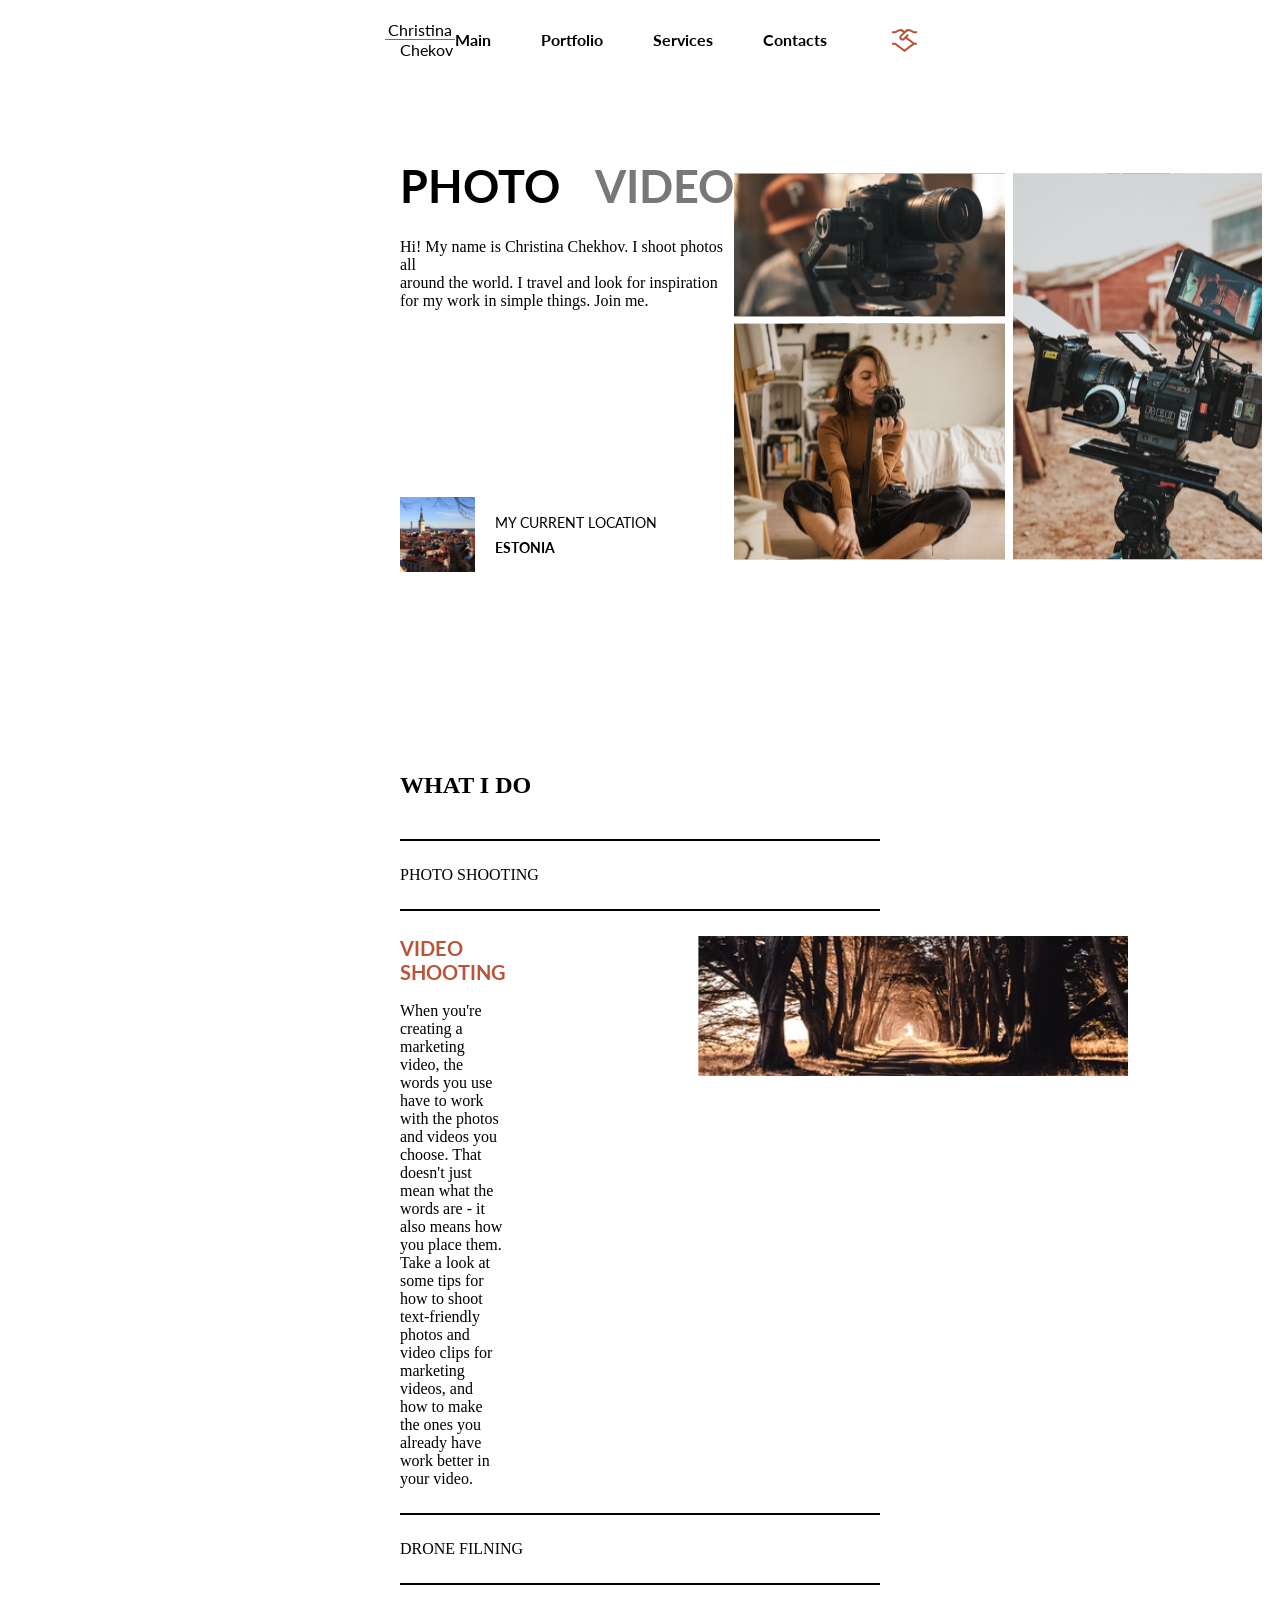
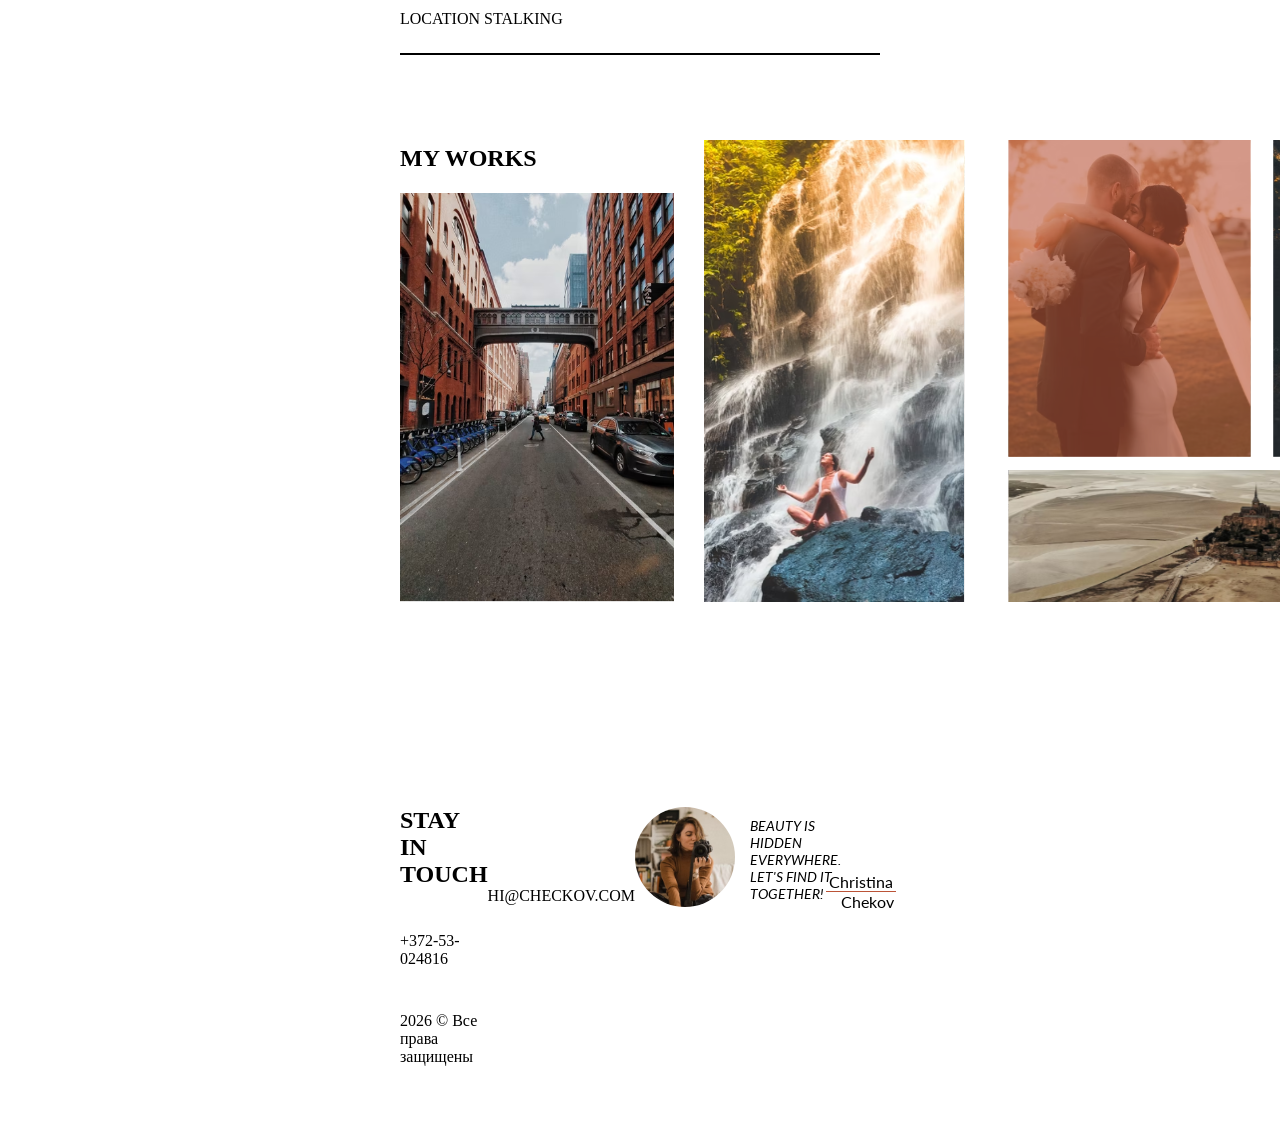
<file: first landing page/index.html>
<!DOCTYPE html>
<html lang="en">

<head>
    <meta charset="UTF-8">
    <meta name="viewport" content="width=device-width, initial-scale=1.0">
    <title>1 of my days</title>
    <link rel="stylesheet" href="style.css">
</head>

<body>
    <header class="head-container">
        <div class="head-logo">
            <a style="font-weight: 400;" href="/"><span>Christina</span>
                <hr>Chekov
            </a>
        </div>
        <nav>
            <div class="head-ul">
                <ul>
                    <li><a href="/">Main</a></li>
                    <li><a href="/">Portfolio</a></li>
                    <li><a href="/">Services</a></li>
                    <li><a href="/">Contacts</a></li>
                </ul>
                <img src="images/handshake 1.svg" alt="лого">
            </div>
        </nav>
    </header>
    <main>

        <section class="about-container">
            <div class="about-block">
                <div class="about-heading">
                    <p>PHOTO</p>
                    <p style="color: #797777;">VIDEO</p>
                </div>
                <div class="about-description">
                    <p>Hi! My name is Christina Chekhov. I shoot photos all <br> around the world. I travel and look for
                        inspiration<br> for my work in simple things. Join me.</p>
                </div>
                <div class="about-footer">
                    <img src="images/image 4.svg" alt="" height="75">
                    <div class="about-footer--text">
                        <p style="font-weight: 400;">MY CURRENT LOCATION</p>
                        <p>ESTONIA</p>
                    </div>
                </div>
            </div>
            <img src="images/Frame 7.svg" alt="">
        </section>

        <section class="hobby-container">
            <h2>WHAT I DO</h2>
            <hr>
            <p>PHOTO SHOOTING</p>
            <hr>
            <div class="hobby-paragraph">
                <div class="hobby-paragraph-text">
                    <h3>VIDEO SHOOTING</h3><br>
                    <p>When you're creating a marketing video, the words you use have to work <br>
                        with the photos and videos you choose. That doesn't just mean what the <br>
                        words are - it also means how you place them. Take a look at some tips for <br>
                        how to shoot text-friendly photos and video clips for marketing videos, and <br>
                        how to make the ones you already have work better in your video.</p>
                </div>
                <img src="images/image 7.svg" alt="" height="140">
            </div>
            <hr>
            <p>DRONE FILNING</p>
            <hr>
            <p>LOCATION STALKING</p>
            <hr>
        </section>

        <section class="works">
            <div class="works-left-block">
                <h2>MY WORKS</h2><br>
                <img src="images/image 8.svg" alt="">
            </div>
            <img src="images/Group 1.svg" alt="" height="462">
        </section>
    </main>

    <footer>
        <div class="footer-number">
            <h2>STAY IN TOUCH</h2>
            <p style="padding-top: 50%;">+372-53-024816</p>
            <p style="padding-top: 50%;">2026 © Все права защищены</p>
        </div>
        <div class="footer-email">
            <p>HI@CHECKOV.COM</p>
        </div>
        <div class="footer-card">
            <img style="padding-bottom: 200px;" src="images/image 3.svg" alt="" width="100">
            <p>BEAUTY IS HIDDEN EVERYWHERE. <br>
                LET'S FIND IT TOGETHER!
            </p>
            <div class="head-logo">
                <a style="font-weight: 400;" href="/"><span>Christina</span>
                    <hr>Chekov
                </a>
            </div>
        </div>

    </footer>
</body>

</html>
</file>
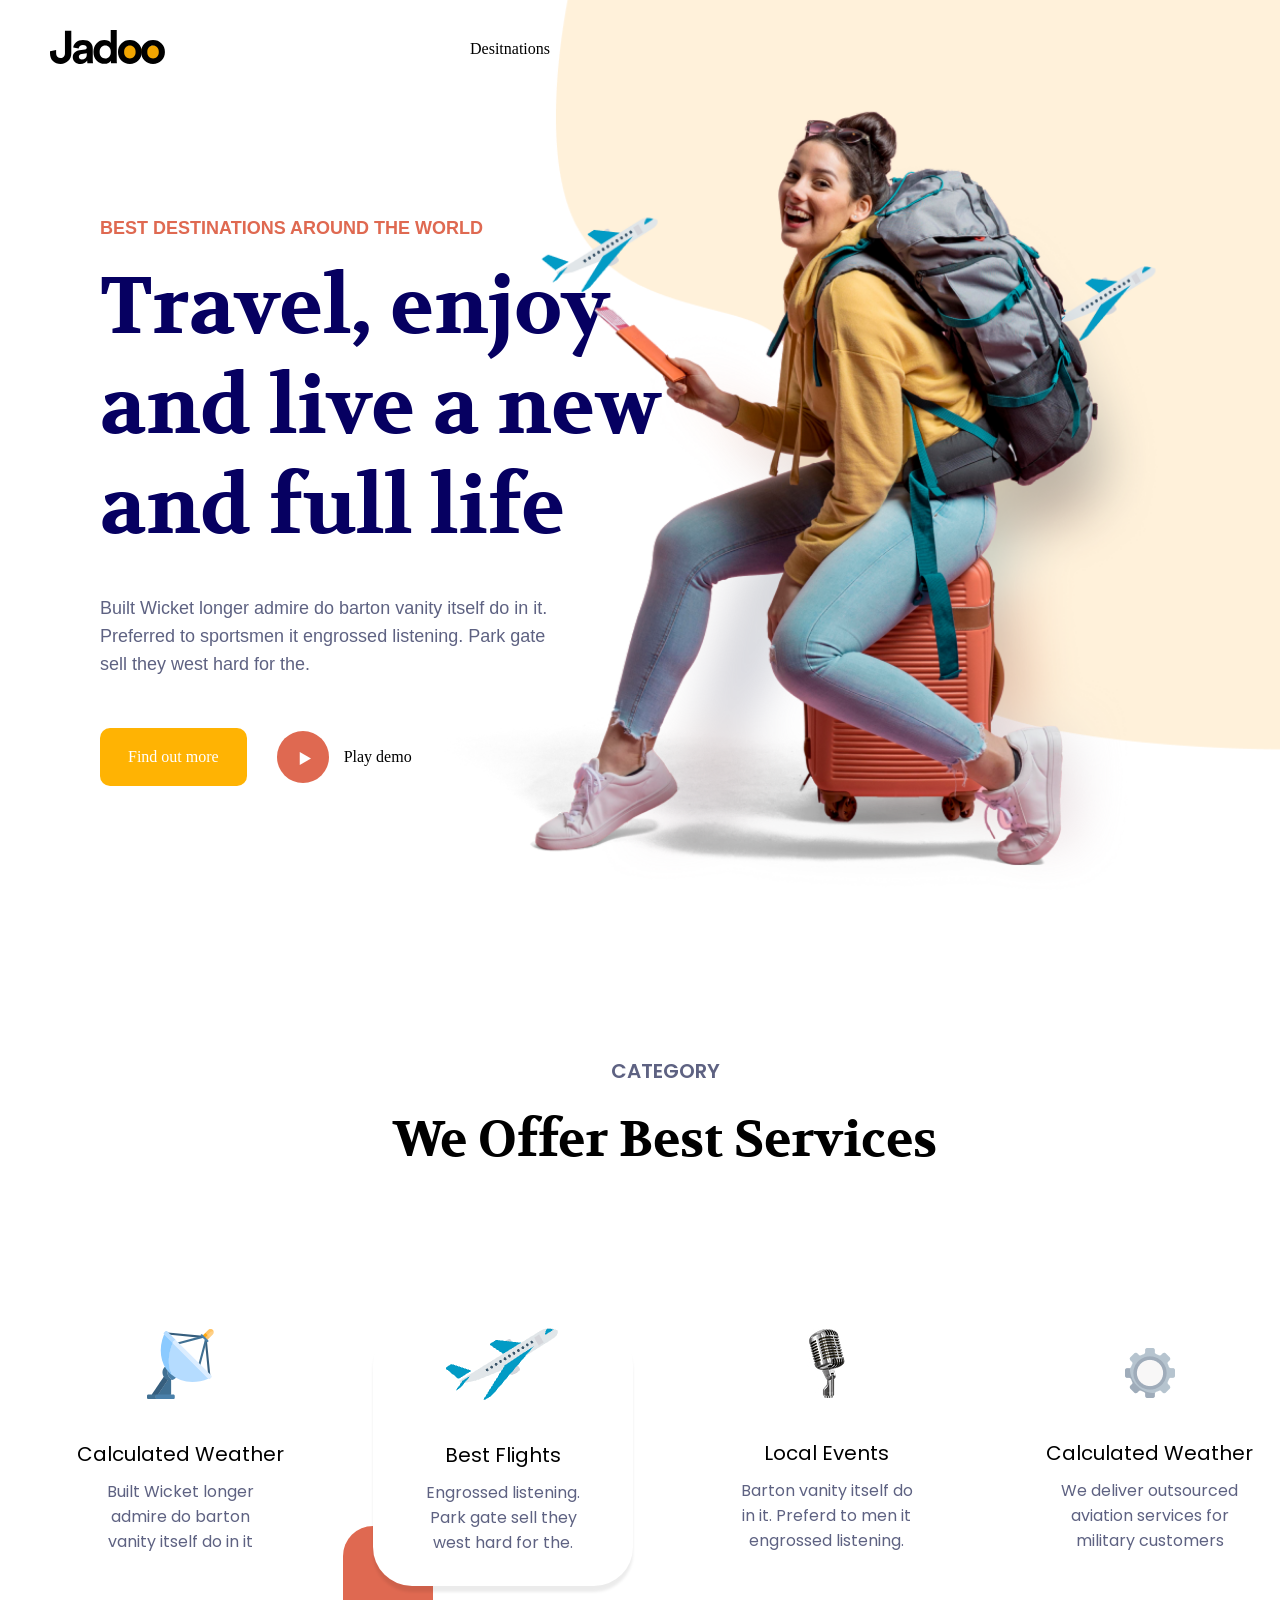
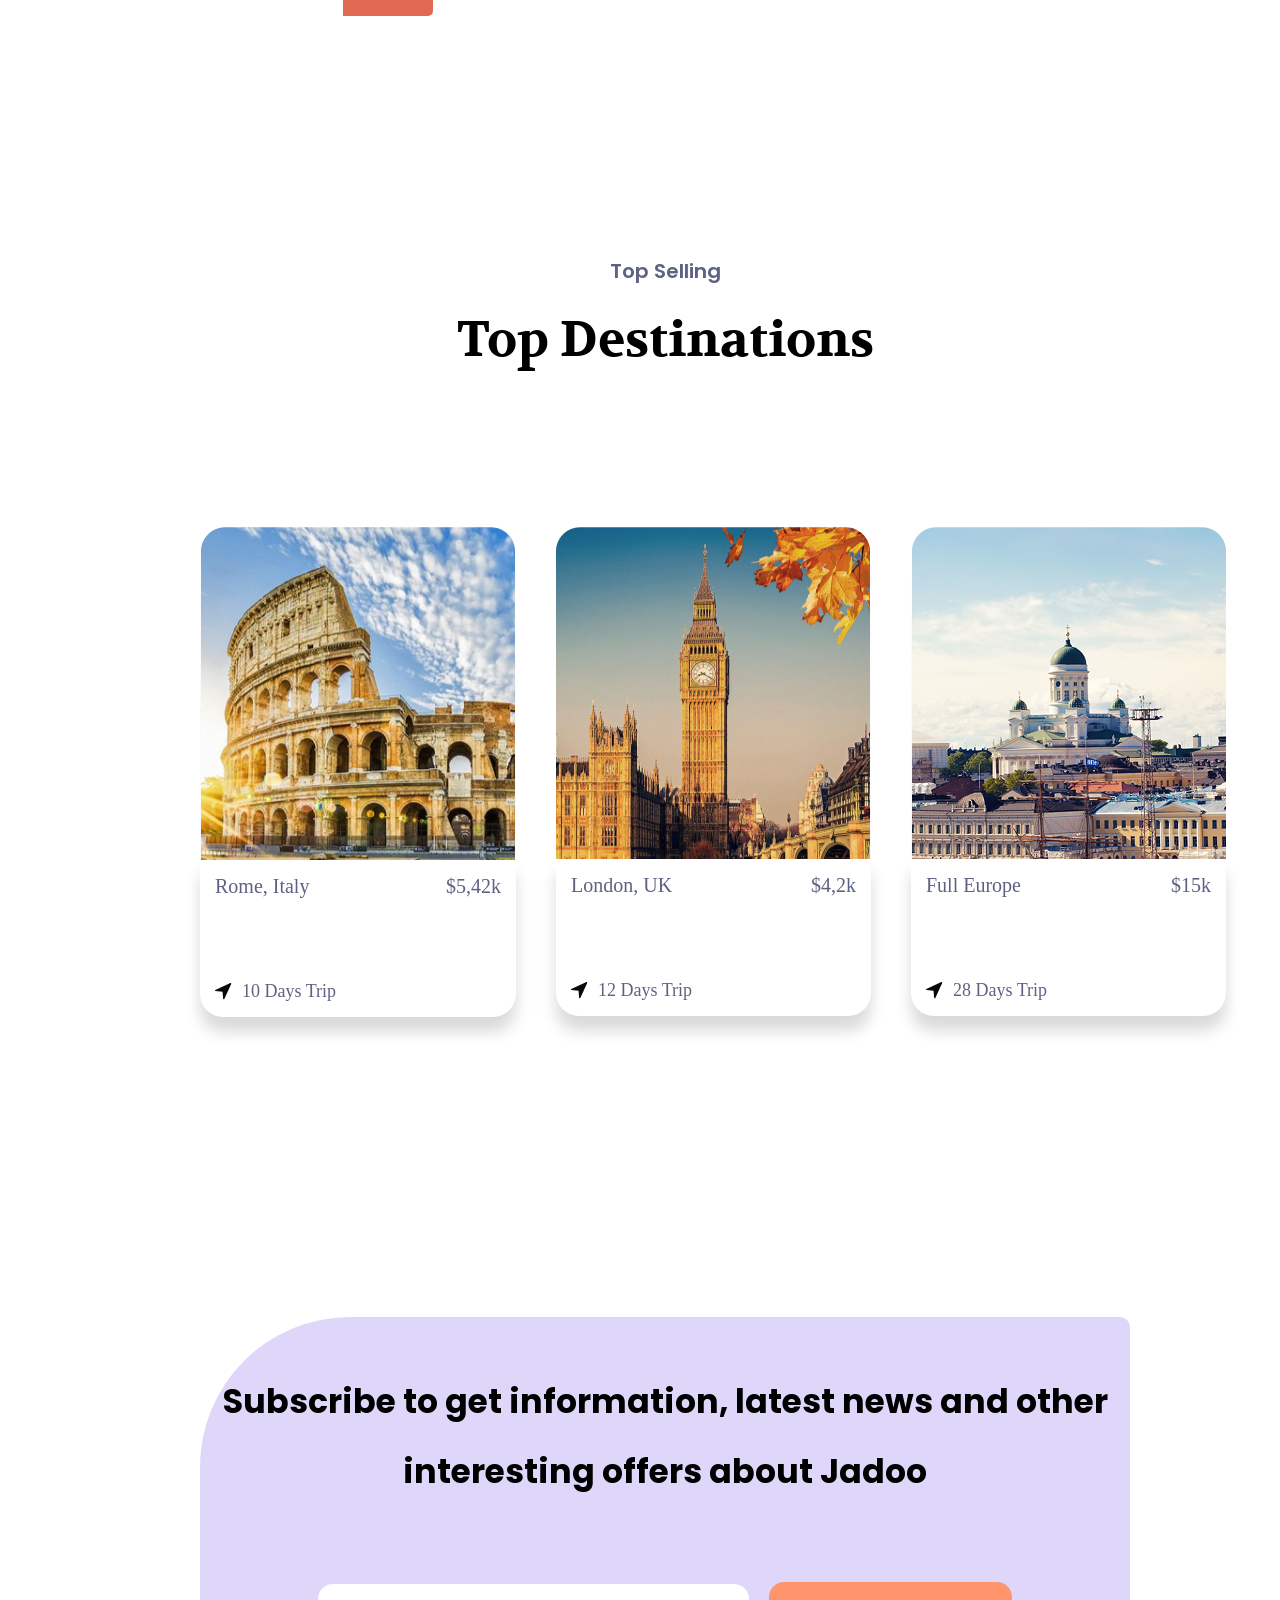
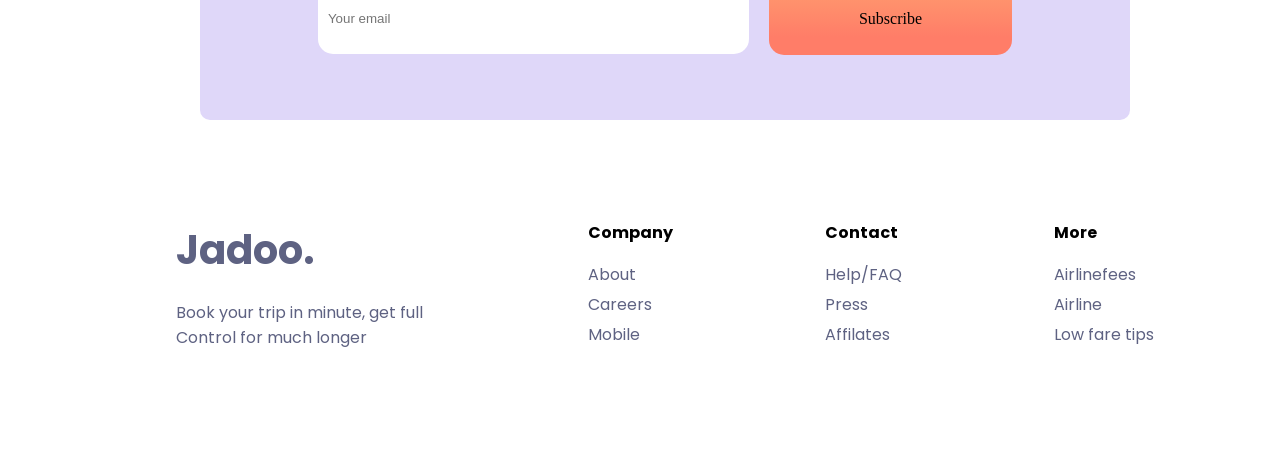
<file: Landing page 2/index.html>
<!DOCTYPE html>
<html lang="en">

<head>
    <meta charset="UTF-8">
    <meta name="viewport" content="width=device-width, initial-scale=1.0">
    <title>Document</title>
    <link rel="stylesheet" href="style.css">
</head>

<body>
    <header>
        <div>
            <a href=""><img src="images/Logo.svg" alt=""></a>
        </div>
        <nav>
            <ul>
                <li><a href="">Desitnations</a></li>
                <li><a href="">Hotels</a></li>
            </ul>
        </nav>
    </header>
    <main>
        <section class="top-about">
            <div class="header-second-image">
                <img src="images/image1.png" alt="" width="900" height="900">
            </div>
            <div class="top-about-block">
                <p class="top-about-label">BEST DESTINATIONS AROUND THE WORLD</p>
                <h1 class="top-about-heading">Travel, enjoy and live a new and full life</h1>
                <p class="top-about-text">Built Wicket longer admire do barton vanity itself do in it. Preferred to
                    sportsmen it engrossed listening. Park gate sell they west hard for the.</p>
            </div>
            <div class="buttons">
                <a class="button-find" href="">
                    Find out more
                </a>
                <a class="button-play" href="">
                    <img src="images/Play button.svg" alt="">Play demo
                </a>
            </div>
        </section>

        <section class="category">
            <div class="category-info">
                <div class="category-head">
                    <p>CATEGORY</p>
                    <h2>We Offer Best Services</h3>
                </div>
                <div class="category-cards">
                    <!-- margin Для того что бы выровнять картинки т.к. белый фон у всех разный -->
                    <div class="category-cards-block">
                        <img style="margin-top: 3px;" src="images/category-cards/card1.svg" alt="">
                        <p>Calculated Weather</p>
                        <p>Built Wicket longer admire do barton vanity itself do in it</p>
                    </div>
                    <div class="card-wrap">
                        <div class="category-cards-block">
                            <img src="images/category-cards/card2.png" alt="">
                            <p>Best Flights</p>
                            <p>Engrossed listening. Park gate sell they west hard for the.</p>
                        </div>
                        <div class="square"></div>
                    </div>
                    <div class="category-cards-block">
                        <img style="margin-top: 3px;" src="images/category-cards/card3.jpg" alt="">
                        <p>Local Events</p>
                        <p>Barton vanity itself do in it. Preferd to men it engrossed listening. </p>
                    </div>
                    <div class="category-cards-block">
                        <img style="margin-top: 22px;" src="images/category-cards/card4.png" alt="">
                        <p>Calculated Weather</p>
                        <p>We deliver outsourced aviation services for military customers</p>
                    </div>
                </div>
            </div>
        </section>

        <section class="category">
            <div class="category-head">
                <p>Top Selling</p>
                <h2>Top Destinations</h3>
            </div>
            <div class="category-cards">
                <div style="margin-left: 150px;" class="selling-cards-block">
                    <img src="images/selling-cards/card1.jpg" alt="">
                    <div class="selling-cards-text">
                        <div class="selling-cards-text-price">
                            <p>Rome, Italy</p>
                            <p>$5,42k</p>
                        </div>
                        <div class="selling-cards-text-time">
                            <img src="images/selling-cards/Navigation.svg" alt="">
                            <p>10 Days Trip</p>
                        </div>
                    </div>
                </div>
                <div class="selling-cards-block">
                    <img src="images/selling-cards/card2.jpg" alt="">
                    <div class="selling-cards-text">
                        <div class="selling-cards-text-price">
                            <p>London, UK</p>
                            <p>$4,2k</p>
                        </div>
                        <div class="selling-cards-text-time">
                            <img src="images/selling-cards/Navigation.svg" alt="">
                            <p>12 Days Trip</p>
                        </div>
                    </div>
                </div>
                <div style="margin-right: 150px;" class="selling-cards-block">
                    <img src="images/selling-cards/card3.jpg" alt="">
                    <div class="selling-cards-text">
                        <div class="selling-cards-text-price">
                            <p>Full Europe</p>
                            <p>$15k</p>
                        </div>
                        <div class="selling-cards-text-time">
                            <img src="images/selling-cards/Navigation.svg" alt="">
                            <p>28 Days Trip</p>
                        </div>
                    </div>
                </div>
            </div>
        </section>
        <section class="subscribe">
            <div class="email-enter">
                <h3>Subscribe to get information, latest news and other interesting offers about Jadoo</h3>
                <div class="email-send">
                    <input style="padding-left: 10px;" type="email" placeholder="Your email">
                    <a href="">Subscribe</a>
                </div>
            </div>
        </section>
        <footer>
            <div class="footer-info">
                <div class="footer-info-logo">
                    <h2>Jadoo.</h2>
                    <p>Book your trip in minute, get full Control for much longer</p>
                </div>
                <div class="footer-info-block">
                    <p>Company</p>
                    <ul>
                        <li><a href="">About</a></li>
                        <li><a href="">Careers</a></li>
                        <li><a href="">Mobile</a></li>
                    </ul>
                </div>
                <div class="footer-info-block">
                    <p>Contact</p>
                    <ul>
                        <li><a href="">Help/FAQ</a></li>
                        <li><a href="">Press</a></li>
                        <li><a href="">Affilates</a></li>
                    </ul>
                </div>
                <div class="footer-info-block">
                    <p>More</p>
                    <ul>
                        <li><a href="">Airlinefees</a></li>
                        <li><a href="">Airline</a></li>
                        <li><a href="">Low fare tips</a></li>
                    </ul>
                </div>
            </div>
        </footer>
    </main>
</body>

</html>
</file>
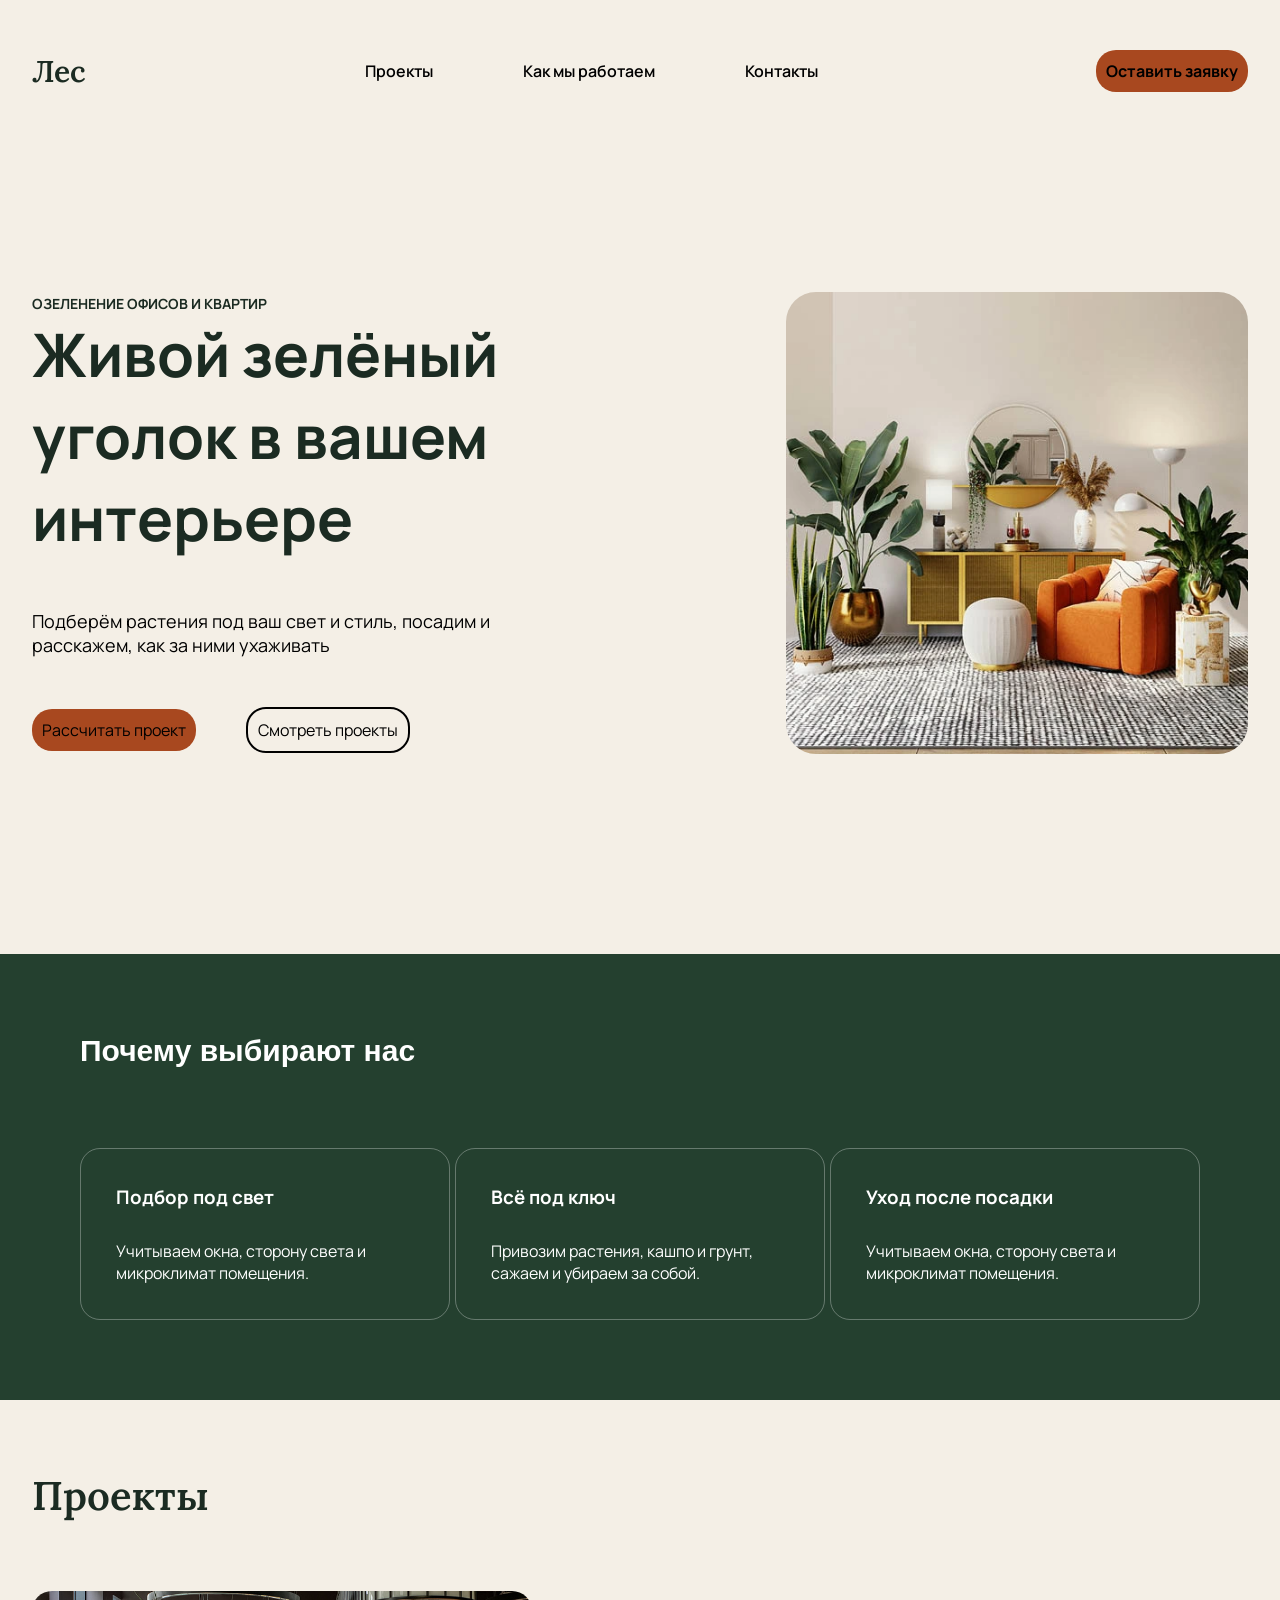
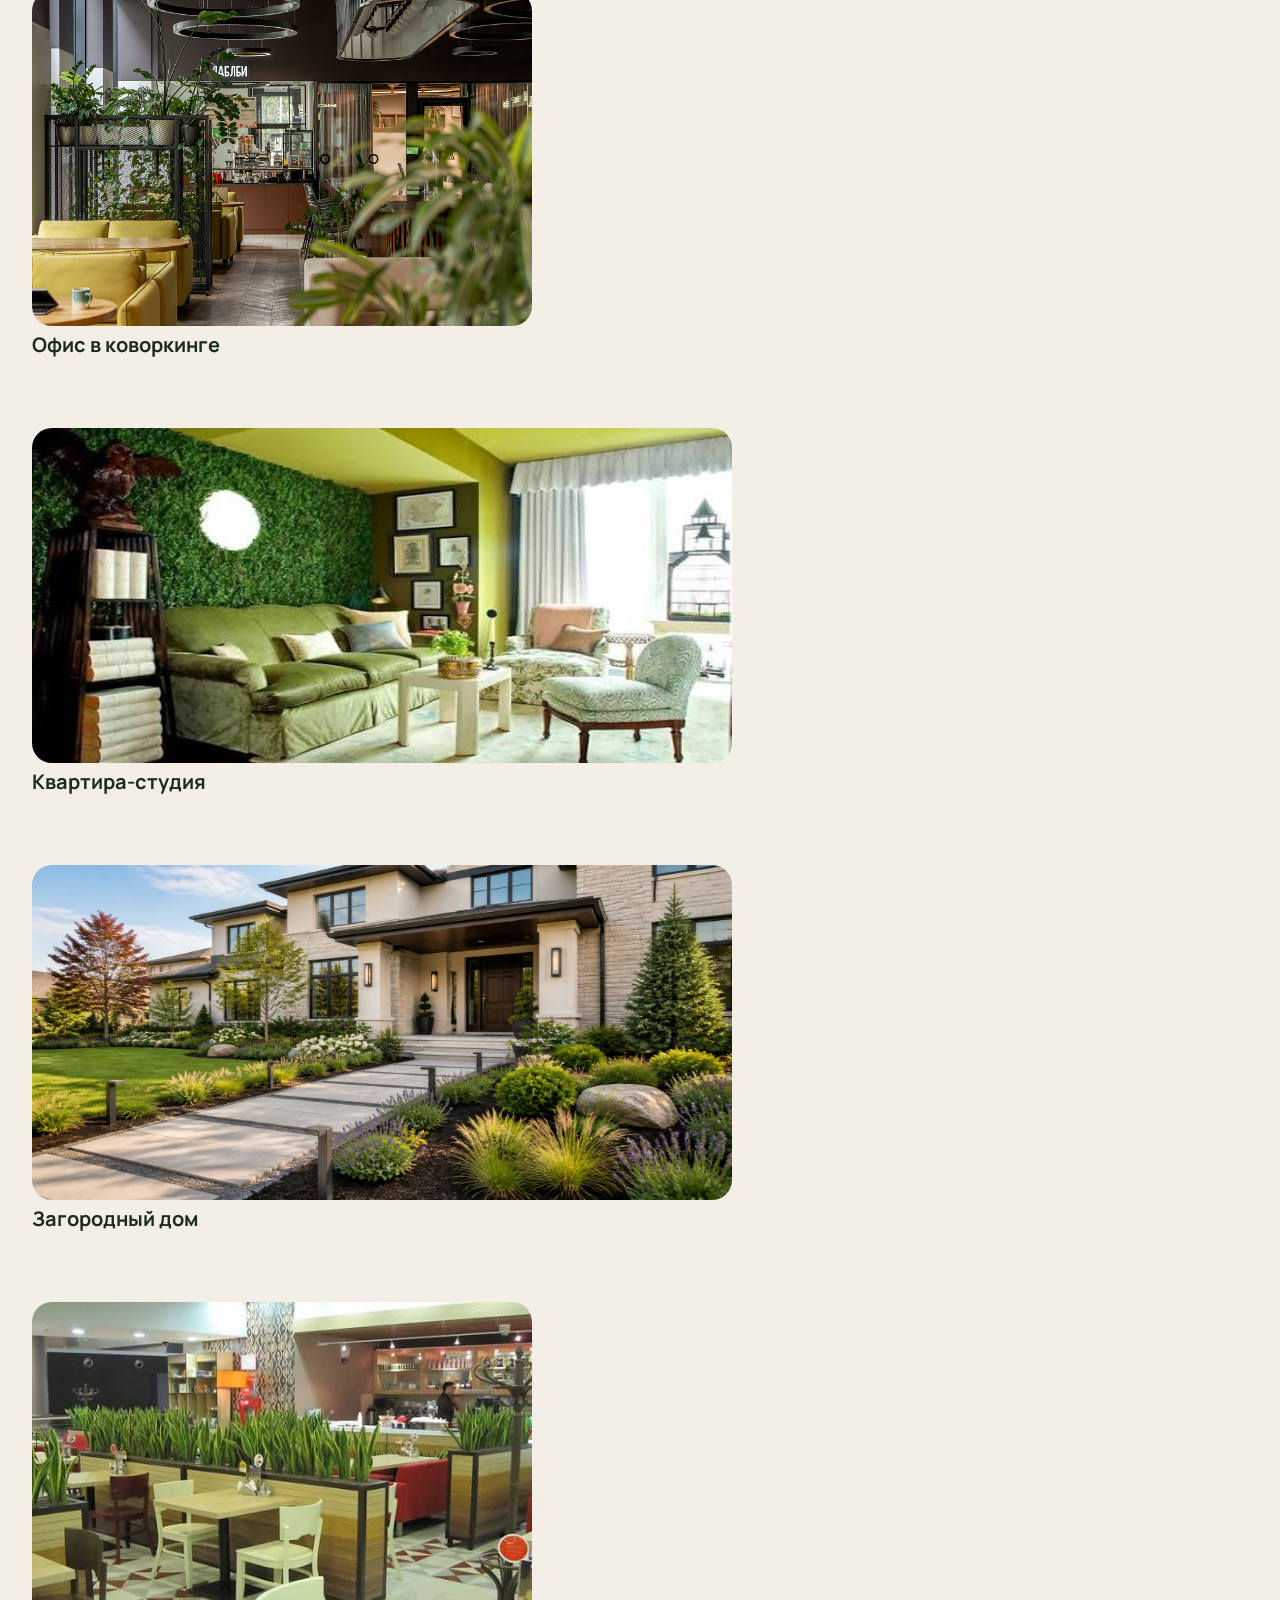
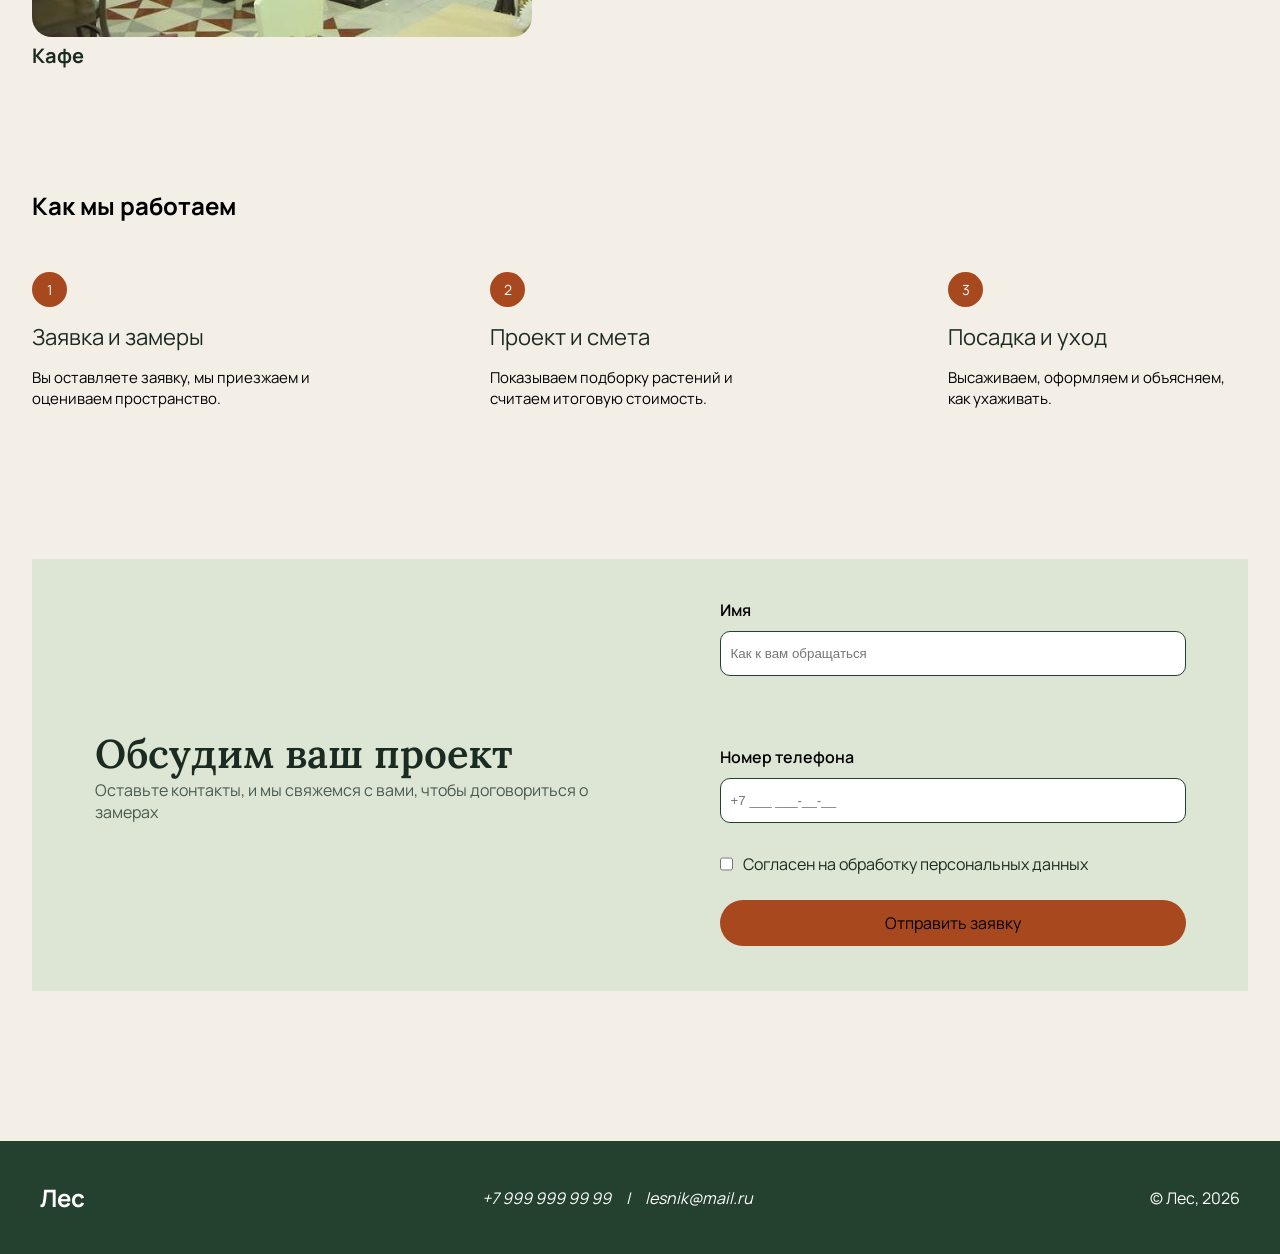
<file: Landing page 3/index.html>
<!DOCTYPE html>
<html lang="en">

<head>
    <meta charset="UTF-8">
    <meta name="viewport" content="width=device-width, initial-scale=1.0">
    <title>Document</title>
    <link rel="stylesheet" href="style.css">
</head>

<body>
    <header>
        <div class="header background">
            <p>Лес</p>
            <nav>
                <ul>
                    <li><a href="">Проекты</a></li>
                    <li><a href="">Как мы работаем</a></li>
                    <li><a href="">Контакты</a></li>
                </ul>
            </nav>
            <p><a href="">Оставить заявку</a></p>
        </div>
    </header>
    <main>
        <section class="hero background">
            <div class="hero__block">
                <div>
                    <div class="hero__container">
                        <p class="hero__subtitle">ОЗЕЛЕНЕНИЕ ОФИСОВ И КВАРТИР</p>
                        <h1 class="hero__title">Живой зелёный уголок в вашем интерьере</h1>
                        <p class="hero__description">Подберём растения под ваш свет и стиль, посадим и расскажем, как за
                            ними
                            ухаживать</p>
                    </div>
                    <div class="hero__buttons">
                        <ul>
                            <li><a href="">Рассчитать проект</a></li>
                            <li><a href="">Смотреть проекты</a></li>
                        </ul>
                    </div>
                </div>
                <img src="images/hero_image.jpeg" alt="" width="38%">
            </div>
        </section>

        <section class="about">
            <div class="about_container">
                <h2>Почему выбирают нас</h2>
                <div class="about_cards">
                    <div class="about_card">
                        <h3>Подбор под свет</h3>
                        <p>Учитываем окна, сторону света и микроклимат помещения.</p>
                    </div>
                    <div class="about_card">
                        <h3>Всё под ключ</h3>
                        <p>Привозим растения, кашпо и грунт, сажаем и убираем за собой.</p>
                    </div>
                    <div class="about_card">
                        <h3>Уход после посадки</h3>
                        <p>Учитываем окна, сторону света и микроклимат помещения.</p>
                    </div>
                </div>
            </div>
        </section>

        <section class="projects background">
            <h2>Проекты</h2>
            <div class="projects_preview">
                <figure>
                    <img src="images/koworking.jpg" alt="" width="500" height="335">
                    <figcaption>
                        Офис в коворкинге
                    </figcaption>
                </figure>
                <figure>
                    <img src="images/studio.jpeg" alt="" width="700" height="335">
                    <figcaption>
                        Квартира-студия
                    </figcaption>
                </figure>
                <figure>
                    <img src="images/home.jpeg" alt="" width="700" height="335">
                    <figcaption>
                        Загородный дом
                    </figcaption>
                </figure>
                <figure>
                    <img src="images/cafe.jpg" alt="" width="500" height="335">
                    <figcaption>
                        Кафе
                    </figcaption>
                </figure>
            </div>
        </section>

        <section class="working background">
            <h2>Как мы работаем</h2>
            <div class="working_cards">
                <div class="work_card">
                    <p class="work_card_number">1</p>
                    <p class="work_card_titul">Заявка и замеры</p>
                    <p class="work_card_description">Вы оставляете заявку, мы приезжаем и оцениваем пространство.</p>
                </div>
                <div class="work_card">
                    <p class="work_card_number">2</p>
                    <p class="work_card_titul">Проект и смета</p>
                    <p class="work_card_description">Показываем подборку растений и считаем итоговую стоимость.
                    </p>
                </div>
                <div class="work_card">
                    <p class="work_card_number">3</p>
                    <p class="work_card_titul">Посадка и уход</p>
                    <p class="work_card_description">Высаживаем, оформляем и объясняем, как ухаживать.</p>
                </div>
            </div>
        </section>

        <section id="your_project" class="background">
            <div class="send_your_project">
                <div class="send_your_project_info">
                    <h2>Обсудим ваш проект</h2>
                    <p>Оставьте контакты, и мы свяжемся с вами, чтобы договориться о замерах</p>
                </div>
                <form action="#your_project">
                    <div class="send_your_project_contact">
                        <div class="send_your_project_contact_form">
                            <label for="name">Имя</label>
                            <input type="text" id="name" placeholder="Как к вам обращаться">
                        </div>
                        <div class="send_your_project_contact_form">
                            <label for="phone">Номер телефона</label>
                            <input type="tel" id="phone" placeholder="+7 ___ ___-__-__">
                        </div>
                    </div>
                    <div class="send_your_project_contact_check">
                        <input type="checkbox" id="agree">
                        <label for="agree">Согласен на обработку персональных данных</label>
                    </div>
                    <a>Отправить заявку</a>
                </form>
            </div>
        </section>

        <footer>
            <div>
                <h2>Лес</h2>
                <address>
                    <a href="">+7 999 999 99 99</a>
                    <p>|</p>
                    <a href="">lesnik@mail.ru</a>
                </address>
                <p>© Лес, 2026</p>
            </div>
        </footer>
    </main>
</body>

</html>
</file>
<file: first landing page/style.css>
@import url('https://fonts.googleapis.com/css2?family=Lato:ital,wght@0,100;0,300;0,400;0,700;0,900;1,100;1,300;1,400;1,700;1,900&display=swap');


:root {
    --text-color: black;
}

* {
    margin: 0;
    padding: 0;
}

body {
    margin: 20px 400px;
}

header hr {
    border: none;
    background-color: #BB5337;
    height: 1px;
    width: 70px;
    margin-left: -15px;
}

header span {
    margin-left: -12px;
}

a {
    text-decoration: none;
    color: var(--text-color);
}

header ul a:hover {
    color: crimson;
}

nav ul {
    list-style: none;
    display: flex;
    gap: 50px;

}

.head-container {
    display: flex;
    justify-content: space-between;
    align-items: center;
    margin-bottom: 100px;
    font-family: 'Lato', sans-serif;
    font-weight: 700;
}


.head-ul {
    display: flex;
    align-items: center;
    gap: 65px;
}

.about-container {
    justify-content: space-between;
    display: flex;
}

.about-heading {
    display: flex;
    gap: 35px;
    margin-bottom: 25px;
    font-family: 'Lato', sans-serif;
    font-weight: 700;
    font-size: 45px;
}

.about-footer {
    display: flex;
    align-items: center;
    gap: 20px;
    margin-top: 187px;
}

.about-footer--text {
    line-height: 25px;
    font-family: 'Lato', sans-serif;
    font-weight: 700;
    font-size: 14px;
}

.hobby-container {
    padding-top: 200px;
}

.hobby-container h2 {
    margin-bottom: 40px;
}

.hobby-container hr {
    border: none;
    border-top: 2px solid black;
    margin-top: 25px;
    margin-bottom: 25px;
}

.hobby-container h3 {
    color: #BB5337;
    font-size: 20px;
    font-family: 'Lato', sans-serif;
}

.hobby-paragraph {
    display: flex;
    gap: 190px;
}

.hobby-paragraph-text p {
    font-size: 16px;
}

.hobby-container hr:last-child {
    margin-bottom: 0px;
}

.works {
    display: flex;
    gap: 30px;
    margin-top: 50px;
}

.works-left-block {
    margin-top: 40px;
}

.works>img {
    margin-top: 35px;
}

.head-logo hr {
    border: none;
    background-color: #BB5337;
    height: 1px;
    width: 70px;
    margin-left: -15px;
}

.head-logo span {
    margin-left: -12px;
}

footer {
    display: flex;
    justify-content: space-between;
    margin-top: 200px;

}

.footer-email {
    padding-top: 80px;
}

.footer-card {
    display: flex;
}

.footer-card p {
    padding-top: 10px;
    padding-left: 15px;
    font-family: 'Lato', sans-serif;
    font-style: italic;
    font-size: 14px;
}

footer .head-logo {
    padding-top: 65px;
    font-family: 'Lato', sans-serif;
}
</file>
<file: Landing page 2/style.css>
@import url('https://fonts.googleapis.com/css2?family=Poppins:ital,wght@0,100;0,200;0,300;0,400;0,500;0,600;0,700;0,800;0,900;1,100;1,200;1,300;1,400;1,500;1,600;1,700;1,800;1,900&display=swap');
            @import url('https://fonts.googleapis.com/css2?family=Volkhov:ital,wght@0,400;0,700;1,400;1,700&display=swap');
            /* :root{
                
            } */

            * {
                margin: 0;
                padding: 0;
            }

            a {
                text-decoration: none;
                color: inherit;
            }

            ul {
                list-style: none;
            }

            body {
                margin-top: 30px;
                margin-left: 50px;
            }

            header {
                display: grid;
                grid-template-columns: repeat(3, 1fr);
                align-items: center;
            }


            .header-second-image {
                position: absolute;
                right: 0;
                top: 0;
            }

            header ul {
                list-style: none;
                display: flex;
                gap: 50px;
                justify-content: left;
            }

            header ul a {
                padding: 10px;
            }

            header ul a:hover {
                color: white;
                background-color: black;
                border: none;
                border-radius: 25px;
            }

            .top-about {
                margin-top: 150px;
                margin-left: 50px;
            }

            .top-about-label {
                color: #DF6951;
                font-weight: 800;
                font-family: "Popins", sans-serif;
                font-size: 18px;
            }

            .top-about-heading {
                max-width: 600px;
                font-family: "Volkhov", sans-serif;
                font-size: 80px;
                font-weight: 700;
                color: #060061;
                padding-top: 20px;
                padding-bottom: 35px;
            }

            .top-about-text {
                font-family: "Popins", sans-serif;
                font-weight: 400;
                color: #5E6282;
                max-width: 450px;
                font-size: 18px;
                line-height: 28px;
                padding-bottom: 50px;
            }

            .buttons {
                display: flex;
                gap: 30px;
                align-items: center;
            }

            .button-find {
                background-color: #ffb303;
                border-color: none;
                border-radius: 10px;
                padding: 20px 28px;
                color: white;
                width: fit-content;
                text-align: center;
                border: none;
            }

            .button-play {
                display: flex;
                align-items: center;
                gap: 15px;
                border: none;
                background: none;
            }

            .category {
                margin-top: 250px;
                text-align: center;
            }

            .category-head p:first-child {
                font-family: "Poppins", sans-serif;
                font-size: 20px;
                color: #5E6282;
                font-weight: 600;
            }

            .category h2 {
                font-family: "Volkhov", sans-serif;
                font-weight: 700;
                font-size: 50px;
            }

            .category-head {
                margin-bottom: 150px;
                line-height: 70px;
            }

            .category-cards {
                display: flex;
                justify-content: space-between;
                gap: 40px;
            }

            .category-cards-block {
                text-align: center;
                line-height: 50px;
                width: 260px;
                height: 260px;
            }

            .category-cards-block p:first-of-type {
                font-family: "Poppins", sans-serif;
                font-size: 20px;
            }

            .category-cards-block p:last-child {
                color: #5E6282;
                font-family: "Poppins", sans-serif;
                line-height: 25px;
                max-width: 220px;
                margin: 0 auto;
                text-wrap: balance;
            }

            .category-cards-block img {
                display: block;
                object-fit: contain;
                margin: 0 auto 30px;
            }


            .card-wrap {
                position: relative;
            }

            .square {
                position: absolute;
                left: -30px;
                bottom: -30px;
                width: 90px;
                height: 90px;
                background: #DF6951;
                border-radius: 30px 0 5px 0;
                z-index: -1;
            }

            .card-wrap .category-cards-block {
                border-radius: 15%;
                box-shadow: 0px 6px 3px rgba(0, 0, 0, 0.08);
                background: white;
                z-index: 1;
            }

            .selling-cards-text {
                background: white;
                position: relative;
                margin-top: -130px;
                border-radius: 0px 0px 23px 23px;
                padding: 15px;
                box-shadow: 0px 15px 15px rgba(0, 0, 0, 0.15);
            }

            .selling-cards-text-price {
                color: #5E6282;
                display: flex;
                font-size: 20px;
                justify-content: space-between;
            }

            .selling-cards-text-time {
                color: #5E6282;
                display: flex;
                padding-top: 83px;
                text-align: start;
                font-size: 18px;
                gap: 10px;
            }

            .subscribe {
                margin-top: 300px;

            }

            .email-enter {
                background-color: #DFD7F9;
                margin: 0 150px;
                text-align: center;
                border-radius: 150px 10px 10px 10px;

            }

            .email-enter h3 {
                font-family: "Poppins", sans-serif;
                line-height: 70px;
                font-size: 33px;
                max-width: 1000px;
                margin: 0 auto;
                padding-top: 50px;
            }

            .email-send {
                margin-top: 75px;
                display: flex;
                align-items: center;
                justify-content: center;
                gap: 20px;
                padding-bottom: 65px;
            }

            .email-enter input {
                width: 421px;
                height: 70px;
                border-radius: 15px;
                border: none;
            }

            .email-enter a {
                background-image: linear-gradient(to bottom, #FF946D 20%, #FF7D68 75%);
                padding: 27.5px 90px;
                border-radius: 15px;
            }

            .footer-info {
                display: flex;
                margin: 100px 50px 100px 50px;
                justify-content: space-around;
            }

            .footer-info-logo {
                display: block;
                max-width: 260px;
                color: #5E6282;
                font-family: "Poppins", sans-serif;

            }

            .footer-info-logo h2 {
                font-size: 40px;
                padding-bottom: 20px;
            }

            .footer-info-block p {
                font-family: "Poppins", sans-serif;
                font-weight: 700;
                padding-bottom: 15px;
            }

            .footer-info-block ul li {
                font-family: "Poppins", sans-serif;
                line-height: 30px;
                color: #5E6282;
            }
</file>
<file: Landing page 3/style.css>
@import url('https://fonts.googleapis.com/css2?family=Lora:ital,wght@0,400..700;1,400..700&family=Manrope:wght@200..800&display=swap');

:root {
    --back-white: #F4EFE6;
    --back-green: #24402F;
    --text-color: #1B2B22;
    --other-color: #A8481F;
    --hover-color: #ff0000;
}

*,
*::before,
*::after {
    margin: 0;
    padding: 0;
    box-sizing: border-box;

}

body {
    font-family: "Manrope", sans-serif;
    background-color: var(--back-white);
}

.background {
    margin: 0 auto;
    padding-inline: 32px;
    max-width: 1400px;
}

ul {
    list-style: none;
}

a {
    text-decoration: none;
    color: inherit;
}

a:hover {
    color: var(--hover-color);
}

.header {
    display: flex;
    justify-content: space-between;
    padding-top: 50px;
    align-items: center;
}

.header ul {
    display: flex;
    gap: 70px;
    font-weight: 600;
}

.header p:first-child {
    font-family: "Lora", sans-serif;
    font-weight: 600;
    color: var(--text-color);
    font-size: 30px;
}

.header p:last-child {
    font-weight: 700;
    background-color: var(--other-color);
    border-radius: 20px;
}

.header a {
    padding: 10px;
    display: block;
}


.hero__block {
    display: flex;
    justify-content: space-between;
    align-items: center;
    margin-top: 200px;
}

.hero__subtitle {
    font-size: 14px;
    color: var(--text-color);
    font-weight: 700;
}

.hero__title {
    font-size: 60px;
    color: var(--text-color);
    max-width: 500px;
}

.hero__description {
    margin-top: 50px;
    font-size: 18px;
    max-width: 470px;
}

.hero__buttons {
    margin-top: 50px;
}

.hero__buttons ul li {
    border-radius: 20px;
}

.hero__buttons a {
    padding: 10px;
}

.hero__buttons ul li:first-child {
    background-color: var(--other-color);
}

.hero__buttons ul li:last-child {
    border: 2px black solid;
}

.hero__buttons ul {
    display: flex;
    gap: 50px;
    align-items: center;
}

.hero__buttons a {
    padding: 10px;
    display: block;
}

.hero__block img {
    border-radius: 30px;
}

.about {
    margin-top: 200px;
    background-color: var(--back-green);
}

.about_container {
    padding: 80px;

}

.about_container h2 {
    color: white;
    font-size: 30px;
    font-family: "Lore", sans-serif;
}

.about_card {
    border: 0.1px rgba(255, 255, 255, 0.3) solid;
    color: white;
    padding: 35px;
    width: 370px;
    border-radius: 20px;
    display: flex;
    flex-direction: column;
    gap: 30px
}

.about_cards {
    display: flex;
    justify-content: space-between;
    padding: 80px 0px 0px 0px;
}

.projects_preview {
    display: flex;
    gap: 70px;
    flex-wrap: wrap;
}

.projects_preview img {
    border-radius: 20px;
}

.projects h2 {
    font-family: "Lora";
    font-weight: 600;
    color: var(--text-color);
    font-size: 40px;
    padding: 70px 0;
}

.projects figcaption {
    color: var(--text-color);
    font-size: 20px;
    font-weight: 700;
}

.working {
    margin: 70px auto;
    align-items: center;

}

.working h2 {
    padding: 50px 0px;
}

.working_cards {
    display: flex;
    justify-content: space-between;
}

.work_card_number {
    background-color: var(--other-color);
    width: 35px;
    border-radius: 50px;
    height: 35px;
    display: flex;
    justify-content: space-around;
    align-items: center;
    color: white;
    font-size: 14px;
}

.work_card_titul {
    padding: 15px 0;
    font-size: 22px;
    color: var(--text-color);
}

.work_card_description {
    width: 300px;
    font-size: 15px;
}

#your_project {
    margin: 150px auto;
}

.send_your_project {
    background-color: #DDE6D5;
    display: grid;
    place-items: center;
    grid-template-columns: auto auto;
}

.send_your_project_info {
    align-items: center
}

.send_your_project_info h2 {
    font-family: "Lora", sans-serif;
    color: var(--text-color);
    font-size: 40px;
    font-weight: 600;
}

.send_your_project_info p {
    color: #4A5A50;
    width: 500px;
}

.send_your_project_contact div {
    padding: 30px 0;
    display: grid;
    justify-content: start;
}

.send_your_project_contact_form label {
    padding: 10px 0;
    font-weight: 600;
}

.send_your_project_contact input {
    width: 466px;
    height: 45px;
    padding: 0px 10px;
    border: 1px var(--back-green) solid;
    border-radius: 10px;
}

.send_your_project_contact_check {
    display: flex;
    gap: 10px;
    color: var(--text-color);
}

.send_your_project form a {
    display: flex;
    justify-content: center;
    align-items: center;
    width: 466px;
    height: 46px;
    background-color: var(--other-color);
    border-radius: 25px;
    border: none;
    margin: 25px 0 45px 0;
}

footer div {
    display: flex;
    justify-content: space-between;
    align-items: center;
    padding: 40px;
    background-color: var(--back-green);
    color: white;
}

footer address {
    display: flex;
    gap: 15px;
}
</file>
